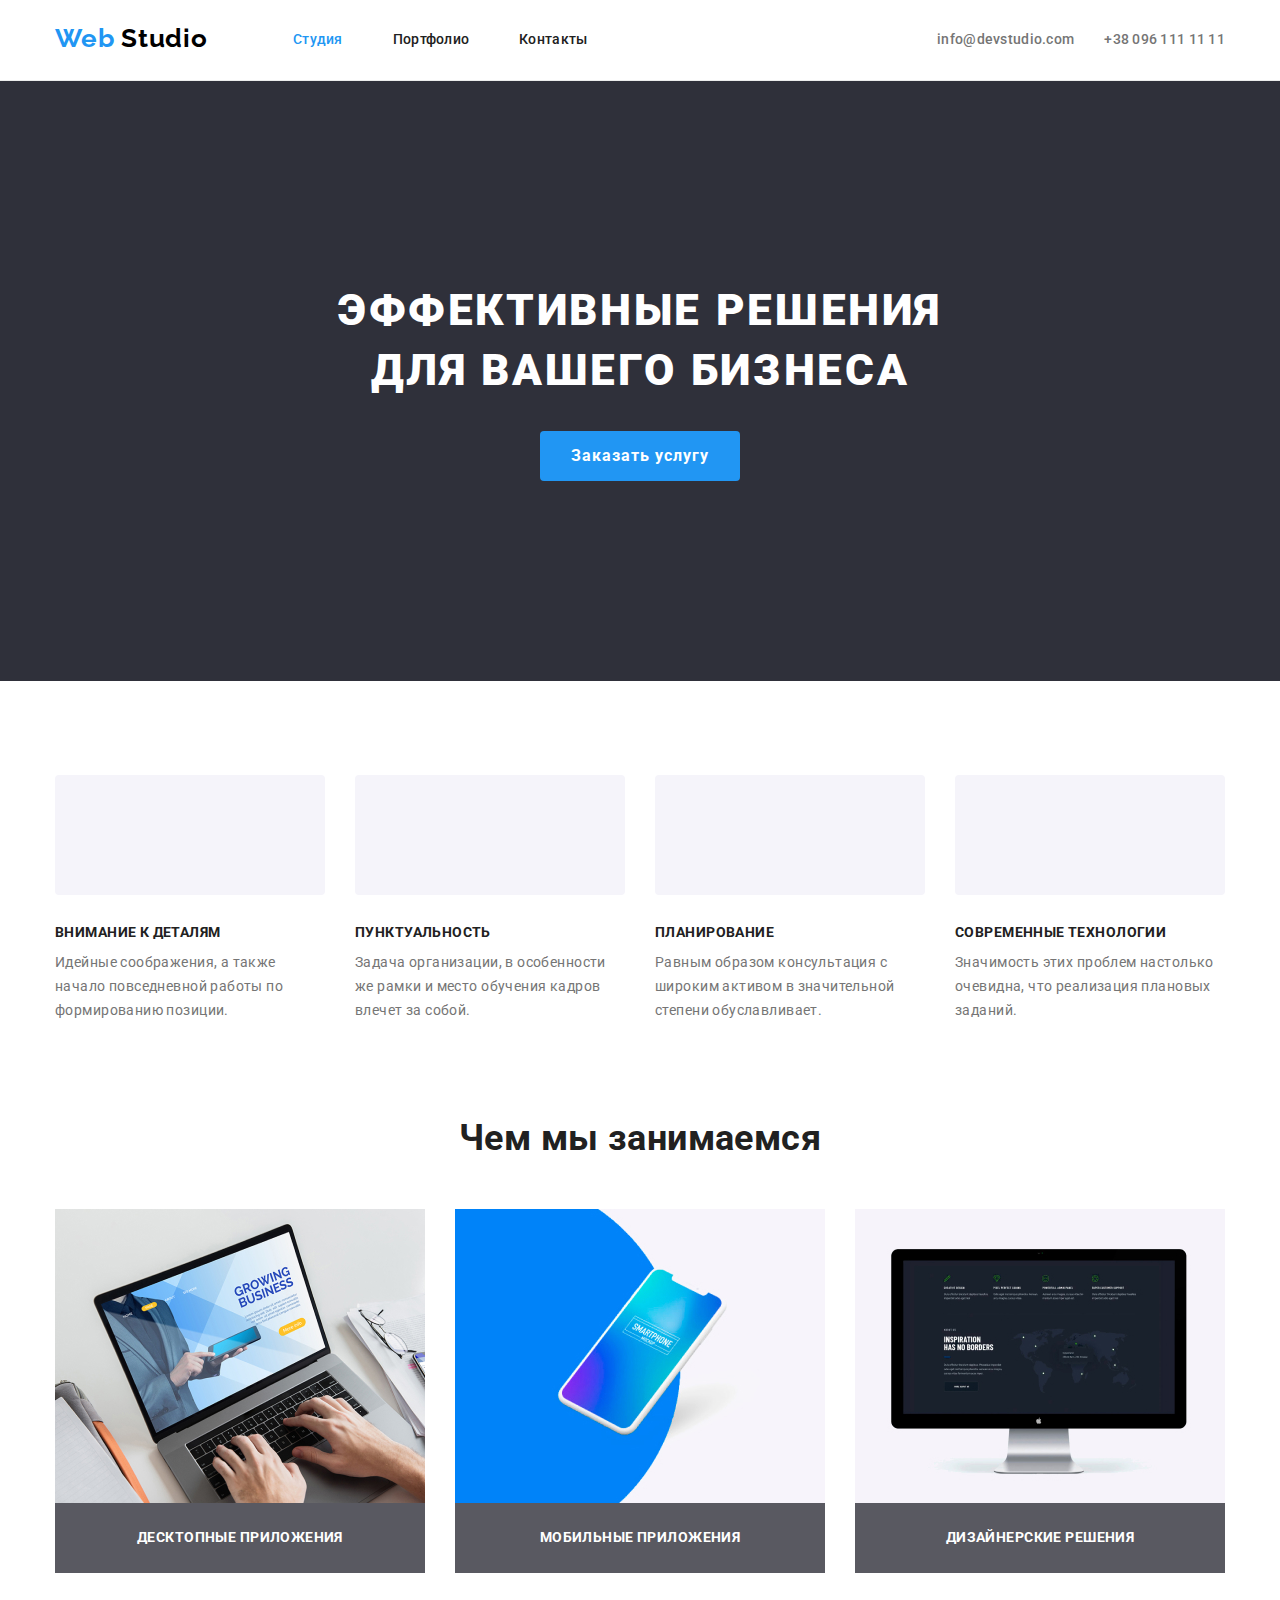
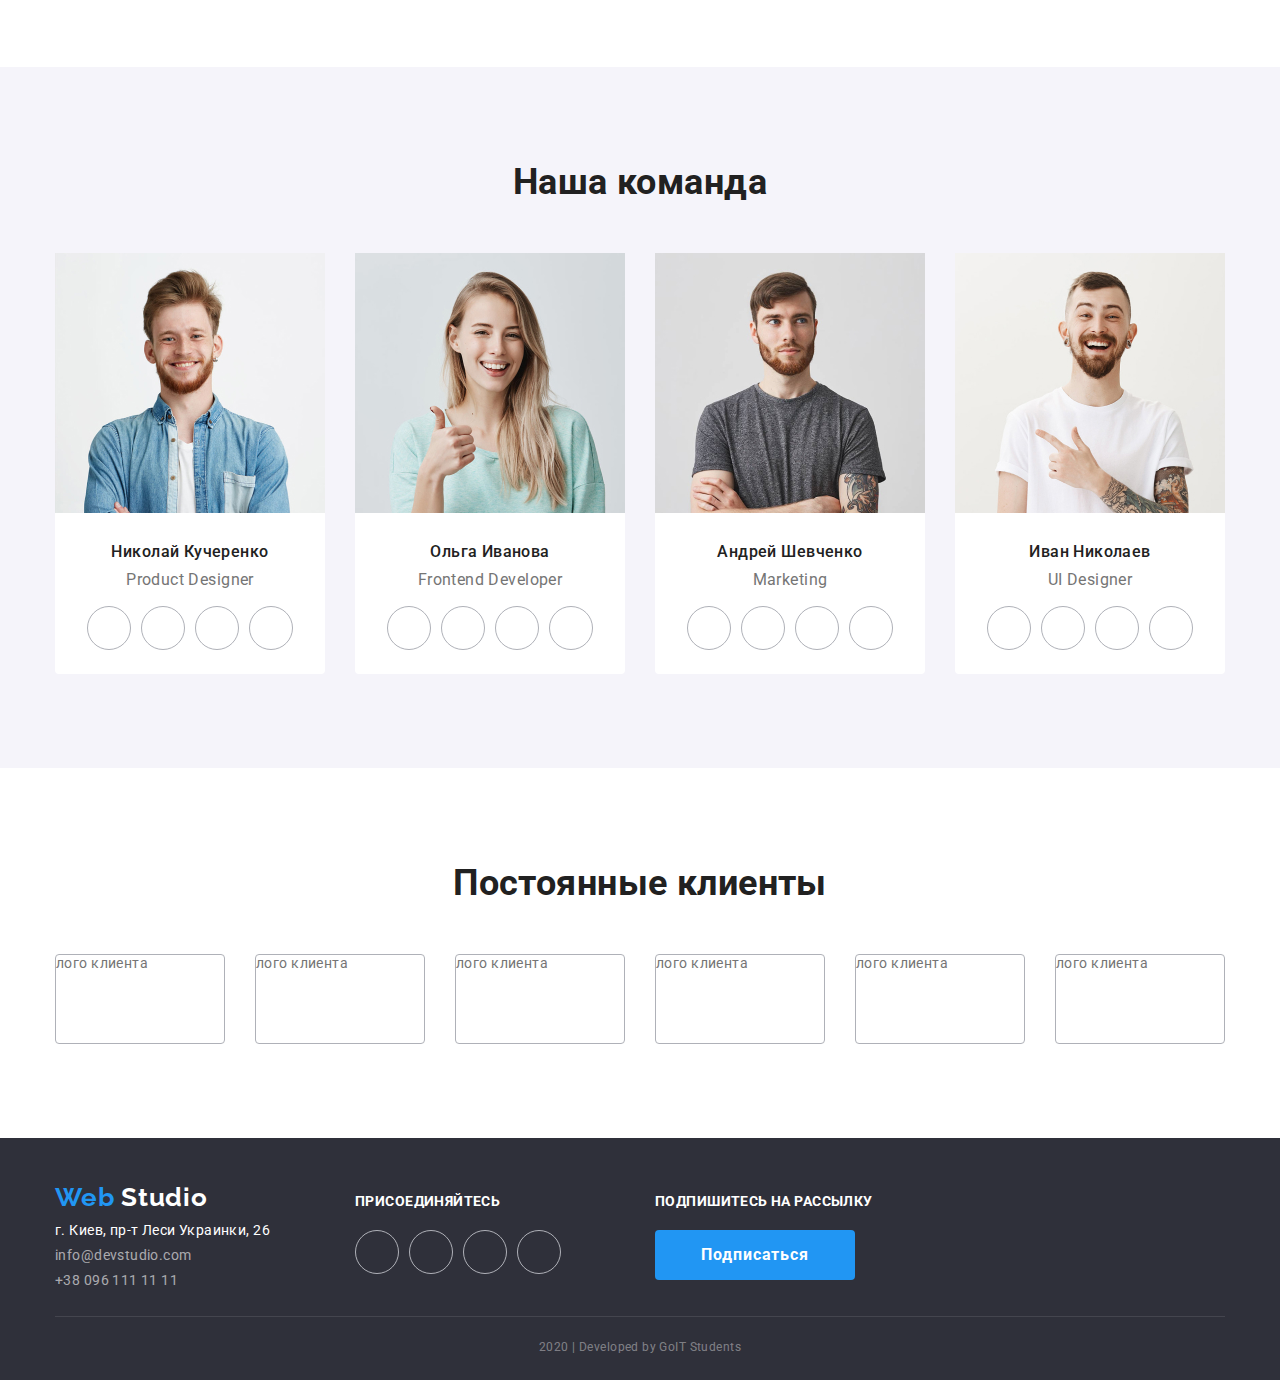
<file: index.html>
<!DOCTYPE html>
<html lang="ru">
  <head>
    <meta charset="UTF-8" />
    <meta name="viewport" content="width=device-width, initial-scale=1.0" />
    <title>Вэб-студия</title>
    <link
      href="https://fonts.googleapis.com/css2?family=Raleway:wght@700&family=Roboto:wght@400;500;700;900&display=swap"
      rel="stylesheet"
    />
    <link
      rel="stylesheet"
      href="https://cdnjs.cloudflare.com/ajax/libs/modern-normalize/0.6.0/modern-normalize.min.css"
    />
    <link rel="stylesheet" href="./css/styles.css" />
  </head>
  <body>
    <!-- Header -->
    <header class="page-header">
      <div class="container">
        <nav class="site-nav">
          <a href="./index.html" class="logo"
            >Web <span class="logo-header">Studio</span></a
          >
          <ul class="site-nav list">
            <li class="item">
              <a href="./index.html" class="link nav current">Студия</a>
            </li>
            <li class="item">
              <a href="./portfolio.html" class="link nav">Портфолио</a>
            </li>
            <li class="item"><a href="" class="link nav">Контакты</a></li>
          </ul>
        </nav>
        <ul class="site-nav contacts list">
          <li class="contacts-item">
            <a href="mailto:info@devstudio.com" class="link"
              >info@devstudio.com</a
            >
          </li>
          <li class="contacts-item">
            <a href="tel:+380961111111" class="link">+38 096 111 11 11</a>
          </li>
        </ul>
      </div>
    </header>
    <main>
      <!-- Hero -->
      <section class="hero">
        <h1 class="hero-title">Эффективные решения для вашего бизнеса</h1>
        <a href="" class="link button">Заказать услугу</a>
      </section>
      <!-- Features -->
      <section class="features section">
        <h2 class="hidden section-title">Наши преимущества</h2>
        <ul class="list container">
          <li class="item">
            <div class="pic-block"></div>
            <h3 class="title">Внимание к деталям</h3>
            <p class="text">
              Идейные соображения, а также начало повседневной работы по
              формированию позиции.
            </p>
          </li>
          <li class="item">
            <div class="pic-block"></div>
            <h3 class="title">Пунктуальность</h3>
            <p class="text">
              Задача организации, в особенности же рамки и место обучения кадров
              влечет за собой.
            </p>
          </li>
          <li class="item">
            <div class="pic-block"></div>
            <h3 class="title">Планирование</h3>
            <p class="text">
              Равным образом консультация с широким активом в значительной
              степени обуславливает.
            </p>
          </li>
          <li class="item">
            <div class="pic-block"></div>
            <h3 class="title">Современные технологии</h3>
            <p class="text">
              Значимость этих проблем настолько очевидна, что реализация
              плановых заданий.
            </p>
          </li>
        </ul>
      </section>
      <!-- Benefits -->
      <section class="benefits section">
        <h2 class="section-title">Чем мы занимаемся</h2>
        <ul class="list container">
          <li class="item">
            <img
              src="./images/desktop-apps-image.jpg"
              alt="ноутбук"
              width="370"
              height="294"
            />
            <h3 class="benefits-subtitle">Десктопные приложения</h3>
          </li>
          <li class="item">
            <img
              src="./images/mobile-apps-image.jpg"
              alt="смартфон"
              width="370"
              height="294"
            />
            <h3 class="benefits-subtitle">Мобильные приложения</h3>
          </li>
          <li class="item">
            <img
              src="./images/design-solutions-image.jpg"
              alt="монитор"
              width="370"
              height="294"
            />
            <h3 class="benefits-subtitle">Дизайнерские решения</h3>
          </li>
        </ul>
      </section>
      <!-- Team -->
      <section class="team section">
        <h2 class="section-title">Наша команда</h2>
        <ul class="list container">
          <li class="item">
            <img
              src="./images/team-photos/john-smith.jpg"
              alt=""
              width="270"
              height="260"
              class="photo"
            />
            <h3 class="title name">Николай Кучеренко</h3>
            <p lang="en" class="profession">Product Designer</p>
            <ul class="socials list">
              <li class="socials-item">
                <a href="" aria-label="ссылка на Instagram" class="link"
                  ><div class="icon-block"></div
                ></a>
              </li>
              <li class="socials-item">
                <a href="" aria-label="ссылка на Twitter" class="link"
                  ><div class="icon-block"></div
                ></a>
              </li>
              <li class="socials-item">
                <a href="" aria-label="ссылка на Facebook" class="link"
                  ><div class="icon-block"></div
                ></a>
              </li>
              <li class="socials-item">
                <a href="" aria-label="ссылка на LinkedIn" class="link"
                  ><div class="icon-block"></div
                ></a>
              </li>
            </ul>
          </li>
          <li class="item">
            <img
              src="./images/team-photos/marta-stewart.jpg"
              alt=""
              width="270"
              height="260"
              class="photo"
            />
            <h3 class="title name">Ольга Иванова</h3>
            <p lang="en" class="profession">Frontend Developer</p>
            <ul class="socials list">
              <li class="socials-item">
                <a href="" aria-label="ссылка на Instagram" class="link"
                  ><div class="icon-block"></div
                ></a>
              </li>
              <li class="socials-item">
                <a href="" aria-label="ссылка на Twitter" class="link"
                  ><div class="icon-block"></div
                ></a>
              </li>
              <li class="socials-item">
                <a href="" aria-label="ссылка на Facebook" class="link"
                  ><div class="icon-block"></div
                ></a>
              </li>
              <li class="socials-item">
                <a href="" aria-label="ссылка на LinkedIn" class="link"
                  ><div class="icon-block"></div
                ></a>
              </li>
            </ul>
          </li>
          <li class="item">
            <img
              src="./images/team-photos/robert-jakis.jpg"
              alt=""
              width="270"
              height="260"
              class="photo"
            />
            <h3 class="title name">Андрей Шевченко</h3>
            <p lang="en" class="profession">Marketing</p>
            <ul class="socials list">
              <li class="socials-item">
                <a href="" aria-label="ссылка на Instagram" class="link"
                  ><div class="icon-block"></div
                ></a>
              </li>
              <li class="socials-item">
                <a href="" aria-label="ссылка на Twitter" class="link"
                  ><div class="icon-block"></div
                ></a>
              </li>
              <li class="socials-item">
                <a href="" aria-label="ссылка на Facebook" class="link"
                  ><div class="icon-block"></div
                ></a>
              </li>
              <li class="socials-item">
                <a href="" aria-label="ссылка на LinkedIn" class="link"
                  ><div class="icon-block"></div
                ></a>
              </li>
            </ul>
          </li>
          <li class="item">
            <img
              src="./images/team-photos/martin-doe.jpg"
              alt=""
              width="270"
              height="260"
              class="photo"
            />
            <h3 class="title name">Иван Николаев</h3>
            <p lang="en" class="profession">UI Designer</p>
            <ul class="socials list">
              <li class="socials-item">
                <a href="" aria-label="ссылка на Instagram" class="link"
                  ><div class="icon-block"></div
                ></a>
              </li>
              <li class="socials-item">
                <a href="" aria-label="ссылка на Twitter" class="link"
                  ><div class="icon-block"></div
                ></a>
              </li>
              <li class="socials-item">
                <a href="" aria-label="ссылка на Facebook" class="link"
                  ><div class="icon-block"></div
                ></a>
              </li>
              <li class="socials-item">
                <a href="" aria-label="ссылка на LinkedIn" class="link"
                  ><div class="icon-block"></div
                ></a>
              </li>
            </ul>
          </li>
        </ul>
      </section>
      <!-- Список клиентов -->
      <section class="clients section">
        <h2 class="section-title">Постоянные клиенты</h2>
        <ul class="list container">
          <li class="item">
            <a
              href=""
              aria-label="ссылка на сайт клиента"
              class="link logo-block"
              >лого клиента</a
            >
          </li>
          <li class="item">
            <a
              href=""
              aria-label="ссылка на сайт клиента"
              class="link logo-block"
              >лого клиента</a
            >
          </li>
          <li class="item">
            <a
              href=""
              aria-label="ссылка на сайт клиента"
              class="link logo-block"
              >лого клиента</a
            >
          </li>
          <li class="item">
            <a
              href=""
              aria-label="ссылка на сайт клиента"
              class="link logo-block"
              >лого клиента</a
            >
          </li>
          <li class="item">
            <a
              href=""
              aria-label="ссылка на сайт клиента"
              class="link logo-block"
              >лого клиента</a
            >
          </li>
          <li class="item">
            <a
              href=""
              aria-label="ссылка на сайт клиента"
              class="link logo-block"
              >лого клиента</a
            >
          </li>
        </ul>
      </section>
    </main>
    <!-- Футер -->
    <footer class="footer">
      <div class="container">
        <address class="address-block">
          <a href="./index.html" class="logo"
            >Web <span class="logo-footer">Studio</span></a
          >
          <p class="address">г. Киев, пр-т Леси Украинки, 26</p>
          <ul class="footer-contacts list">
            <li class="item">
              <a href="mailto:info@devstudio.com" class="link"
                >info@devstudio.com</a
              >
            </li>
            <li class="item">
              <a href="tel:+380961111111" class="link">+38 096 111 11 11</a>
            </li>
          </ul>
        </address>
        <div class="slogan-block">
          <!-- Призыв -->
          <b class="slogan">присоединяйтесь</b>
          <ul class="socials list">
            <li class="socials-item">
              <a href="" aria-label="ссылка на Instagram" class="link">
                <div class="icon-block"></div>
              </a>
            </li>
            <li class="socials-item">
              <a href="" aria-label="ссылка на Twitter" class="link">
                <div class="icon-block"></div>
              </a>
            </li>
            <li class="socials-item">
              <a href="" aria-label="ссылка на Facebook" class="link">
                <div class="icon-block"></div>
              </a>
            </li>
            <li class="socials-item">
              <a href="" aria-label="ссылка на LinkedIn" class="link">
                <div class="icon-block"></div>
              </a>
            </li>
          </ul>
        </div>
        <div>
          <!-- Призыв -->
          <b class="slogan">Подпишитесь на рассылку</b>
          <!-- Форма подписки (пока не размечаем) -->
          <button type="button" class="button">Подписаться</button>
        </div>
      </div>
      <p lang="en" class="copyright">2020 | Developed by GoIT Students</p>
    </footer>
  </body>
</html>
</file>
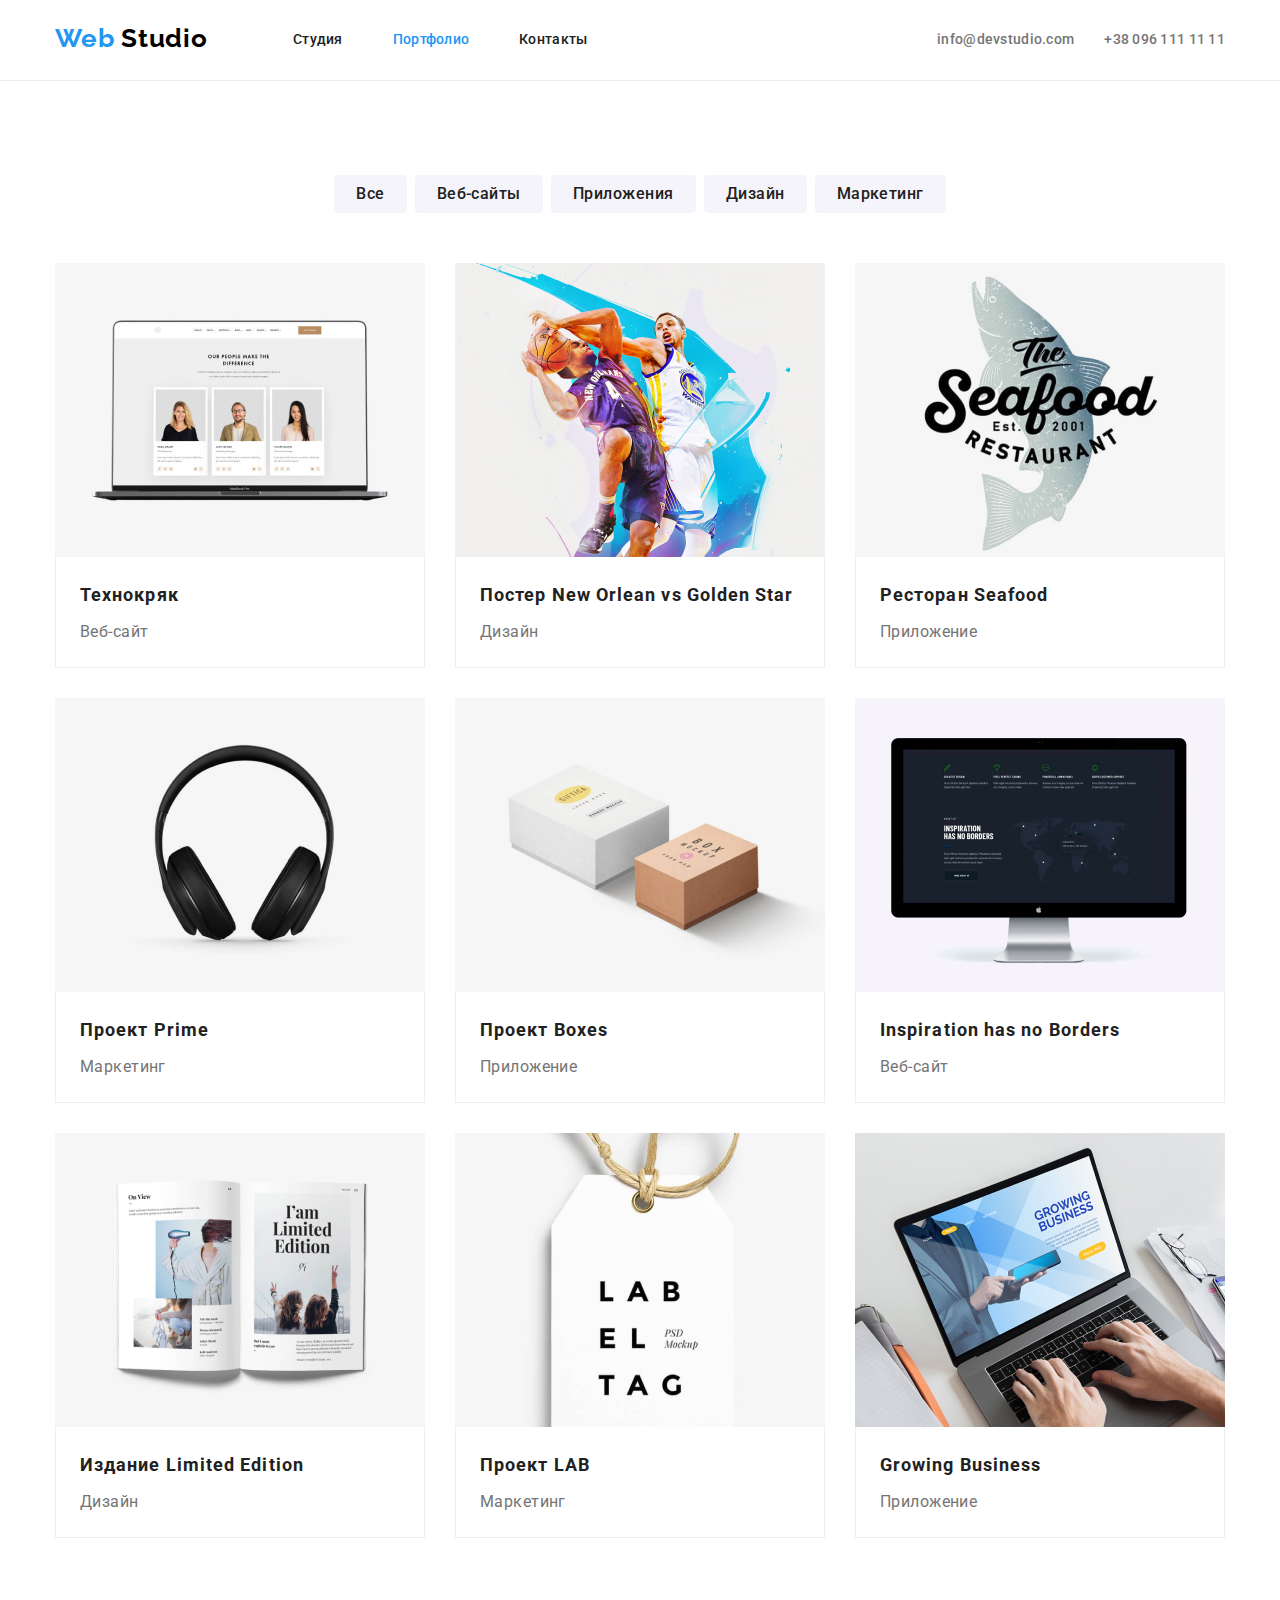
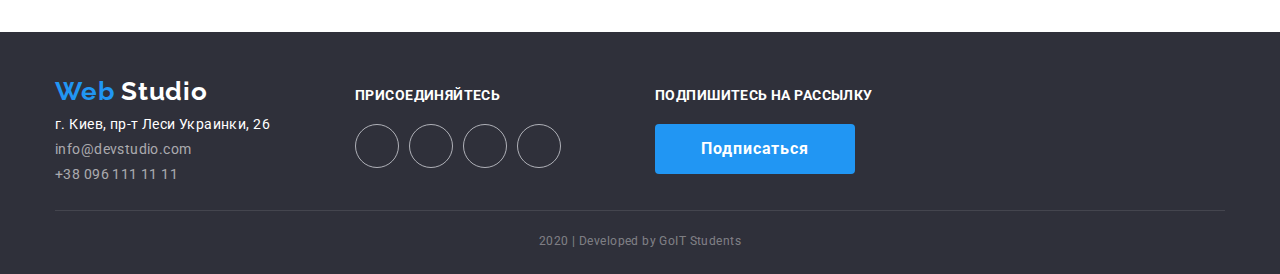
<file: portfolio.html>
<!DOCTYPE html>
<html lang="ru">
  <head>
    <meta charset="UTF-8" />
    <meta name="viewport" content="width=device-width, initial-scale=1.0" />
    <title>Портфолио</title>
    <link
      href="https://fonts.googleapis.com/css2?family=Raleway:wght@700&family=Roboto:wght@400;500;700;900&display=swap"
      rel="stylesheet"
    />
    <link
      rel="stylesheet"
      href="https://cdnjs.cloudflare.com/ajax/libs/modern-normalize/0.6.0/modern-normalize.min.css"
    />
    <link rel="stylesheet" href="./css/styles.css" />
  </head>

  <body>
    <!-- Шапка страницы -->
    <header class="page-header">
      <div class="container">
        <nav class="site-nav">
          <a href="./index.html" class="logo"
            >Web <span class="logo-header">Studio</span></a
          >
          <ul class="site-nav list">
            <li class="item">
              <a href="./index.html" class="link nav">Студия</a>
            </li>
            <li class="item">
              <a href="./portfolio.html" class="link nav current">Портфолио</a>
            </li>
            <li class="item"><a href="" class="link nav">Контакты</a></li>
          </ul>
        </nav>
        <ul class="site-nav contacts list">
          <li class="contacts-item">
            <a href="mailto:info@devstudio.com" class="link"
              >info@devstudio.com</a
            >
          </li>
          <li class="contacts-item">
            <a href="tel:+380961111111" class="link">+38 096 111 11 11</a>
          </li>
        </ul>
      </div>
    </header>
    <main>
      <section class="section">
        <h1 class="hidden section-title">Портфолио</h1>
        <div class="container filter">
          <button type="button" class="filter-item">Все</button>
          <button type="button" class="filter-item">Веб-сайты</button>
          <button type="button" class="filter-item">Приложения</button>
          <button type="button" class="filter-item">Дизайн</button>
          <button type="button" class="filter-item">Маркетинг</button>
        </div>

        <ul class="works list container">
          <li class="works-card">
            <a href="" class="link">
              <img
                src="./images/projects/tehnokryak.jpg"
                alt="Страница сайта"
                width="370"
                height="294"
              />
              <div class="content-box">
                <h2 class="title">Технокряк</h2>
                <p class="category">Веб-сайт</p>
              </div>
              <p class="desc">
                Технокряк это современная площадка распространения коронавируса.
                Компании используют эту платформу для цифрового шпионажа и атак
                на защищённые сервера конкурентов.
              </p>
            </a>
          </li>
          <li class="works-card">
            <a href="" class="link">
              <img
                src="./images/projects/new-orlean.jpg"
                alt="Постер с баскетболистами"
                width="370"
                height="294"
              />
              <div class="content-box">
                <h2 class="title">Постер New Orlean vs Golden Star</h2>
                <p class="category">Дизайн</p>
              </div>
              <p class="desc">
                Технокряк это современная площадка распространения коронавируса.
                Компании используют эту платформу для цифрового шпионажа и атак
                на защищённые сервера конкурентов.
              </p>
            </a>
          </li>
          <li class="works-card">
            <a href="" class="link">
              <img
                src="./images/projects/seafood.jpg"
                alt="Логотип ресторана"
                width="370"
                height="294"
              />
              <div class="content-box">
                <h2 class="title">Ресторан Seafood</h2>
                <p class="category">Приложение</p>
              </div>
              <p class="desc">
                Технокряк это современная площадка распространения коронавируса.
                Компании используют эту платформу для цифрового шпионажа и атак
                на защищённые сервера конкурентов.
              </p>
            </a>
          </li>
          <li class="works-card">
            <a href="" class="link">
              <img
                src="./images/projects/prime.jpg"
                alt="Наушники"
                width="370"
                height="294"
              />
              <div class="content-box">
                <h2 class="title">Проект Prime</h2>
                <p class="category">Маркетинг</p>
              </div>
              <p class="desc">
                Технокряк это современная площадка распространения коронавируса.
                Компании используют эту платформу для цифрового шпионажа и атак
                на защищённые сервера конкурентов.
              </p>
            </a>
          </li>
          <li class="works-card">
            <a href="" class="link">
              <img
                src="./images/projects/boxes.jpg"
                alt="Коробки"
                width="370"
                height="294"
              />
              <div class="content-box">
                <h2 class="title">Проект Boxes</h2>
                <p class="category">Приложение</p>
              </div>
              <p class="desc">
                Технокряк это современная площадка распространения коронавируса.
                Компании используют эту платформу для цифрового шпионажа и атак
                на защищённые сервера конкурентов.
              </p>
            </a>
          </li>
          <li class="works-card">
            <a href="" class="link">
              <img
                src="./images/projects/inspiration.jpg"
                alt="Монитор"
                width="370"
                height="294"
              />
              <div class="content-box">
                <h2 class="title">Inspiration has no Borders</h2>
                <p class="category">Веб-сайт</p>
              </div>
              <p class="desc">
                Технокряк это современная площадка распространения коронавируса.
                Компании используют эту платформу для цифрового шпионажа и атак
                на защищённые сервера конкурентов.
              </p>
            </a>
          </li>
          <li class="works-card">
            <a href="" class="link">
              <img
                src="./images/projects/limited-edition.jpg"
                alt="Журнал"
                width="370"
                height="294"
              />
              <div class="content-box">
                <h2 class="title">Издание Limited Edition</h2>
                <p class="category">Дизайн</p>
              </div>
              <p class="desc">
                Технокряк это современная площадка распространения коронавируса.
                Компании используют эту платформу для цифрового шпионажа и атак
                на защищённые сервера конкурентов.
              </p>
            </a>
          </li>
          <li class="works-card">
            <a href="" class="link">
              <img
                src="./images/projects/lab.jpg"
                alt="Бирка"
                width="370"
                height="294"
              />
              <div class="content-box">
                <h2 class="title">Проект LAB</h2>
                <p class="category">Маркетинг</p>
              </div>
              <p class="desc">
                Технокряк это современная площадка распространения коронавируса.
                Компании используют эту платформу для цифрового шпионажа и атак
                на защищённые сервера конкурентов.
              </p>
            </a>
          </li>
          <li class="works-card">
            <a href="" class="link">
              <img
                src="./images/projects/growing-business.jpg"
                alt="Ноутбук"
                width="370"
                height="294"
              />
              <div class="content-box">
                <h2 class="title">Growing Business</h2>
                <p class="category">Приложение</p>
              </div>
              <p class="desc">
                Технокряк это современная площадка распространения коронавируса.
                Компании используют эту платформу для цифрового шпионажа и атак
                на защищённые сервера конкурентов.
              </p>
            </a>
          </li>
        </ul>
      </section>
    </main>
    <!-- Футер -->
    <footer class="footer">
      <div class="container">
        <address class="address-block">
          <a href="./index.html" class="logo"
            >Web <span class="logo-footer">Studio</span></a
          >
          <p class="address">г. Киев, пр-т Леси Украинки, 26</p>
          <ul class="footer-contacts list">
            <li class="item">
              <a href="mailto:info@devstudio.com" class="link"
                >info@devstudio.com</a
              >
            </li>
            <li class="item">
              <a href="tel:+380961111111" class="link">+38 096 111 11 11</a>
            </li>
          </ul>
        </address>
        <div class="slogan-block">
          <!-- Призыв -->
          <b class="slogan">присоединяйтесь</b>
          <ul class="socials list">
            <li class="socials-item">
              <a href="" aria-label="ссылка на Instagram" class="link">
                <div class="icon-block"></div>
              </a>
            </li>
            <li class="socials-item">
              <a href="" aria-label="ссылка на Twitter" class="link">
                <div class="icon-block"></div>
              </a>
            </li>
            <li class="socials-item">
              <a href="" aria-label="ссылка на Facebook" class="link">
                <div class="icon-block"></div>
              </a>
            </li>
            <li class="socials-item">
              <a href="" aria-label="ссылка на LinkedIn" class="link">
                <div class="icon-block"></div>
              </a>
            </li>
          </ul>
        </div>
        <div>
          <!-- Призыв -->
          <b class="slogan">Подпишитесь на рассылку</b>
          <!-- Форма подписки (пока не размечаем) -->
          <button type="button" class="button">Подписаться</button>
        </div>
      </div>
      <p lang="en" class="copyright">2020 | Developed by GoIT Students</p>
    </footer>
  </body>
</html>
</file>
<file: css/styles.css>
/* Нормализация по задаче от ментора*/
html {
  box-sizing: border-box;
}

*,
*::before,
*::after {
  box-sizing: inherit;
}

img {
  display: block;
  max-width: 100%;
  height: auto;
}

p {
  margin-top: 0px;
  margin-bottom: 0;
}

address {
  font-style: normal;
}

/* основной цвет текста #757575; */
/* цвет текста заголовков #212121; */
/* белый #ffffff; */
/* цвет для ховера - акцент#2196f3; */
/* вторичный цвет фона #f5f4fa; */
/* цвет фона футера #2F303A; */
/* вторичный цвет текста футера rgba(255, 255, 255, 0.6); */
/* дополнительный цвет фона элементов rgba(47, 48, 58, 0.8);*/

:root {
  --primary-text-color: #757575;
  --title-text-color: #212121;
  --accent-color: #2196f3;
  --primary-white-color: #ffffff;
  --secondary-bg-color: #f5f4fa;
  --footer-bg-color: #2f303a;
  --border-icon-color: #afb1b8;
}

body {
  margin: 0;
  background-color: var(--primary-white-color);
  color: var(--primary-text-color);

  font-family: Roboto, sans-serif;
  letter-spacing: 0.03em;
  font-size: 14px;
}

/* сбрасываю стили спискам, заголовкам и ссылкам*/
.list {
  padding: 0;
  margin: 0;
  list-style: none;
}

.link {
  text-decoration: none;
}

.link:visited {
  color: inherit;
}

h1,
h2,
h3,
h4,
h5,
h6 {
  margin: 0;
  padding: 0;
}

/*Задаю всем заголовкам цвет*/
.title {
  color: var(--title-text-color);
}

/* Logo */
.logo {
  display: block;
  width: 153px;
  height: 31px;

  color: var(--accent-color);

  font-family: Raleway, sans-serif;
  font-weight: 700;
  font-size: 26px;
  letter-spacing: 0.03em;
  text-decoration: none;
}

.logo-header {
  color: #000000;
}

.logo-footer {
  color: var(--primary-white-color);
}

/* Header */
.page-header {
  border-bottom: 1px solid #ececec;
}

.container {
  display: flex;
  width: 1200px;
  padding-left: 15px;
  padding-right: 15px;
  margin-left: auto;
  margin-right: auto;
}

.site-nav {
  display: flex;
  align-items: center;
}

.site-nav > .logo {
  margin-right: 85px;
}

.site-nav .item + .item {
  margin-left: 50px;
}

.site-nav .link {
  display: block;
  padding-bottom: 32px;
  padding-top: 32px;

  font-weight: 500;
  font-size: 14px;
  line-height: 1.14;
  letter-spacing: 0.02em;
}

.site-nav .link:hover,
.site-nav .link:focus {
  color: var(--accent-color);
}

.site-nav .nav {
  color: var(--title-text-color);
}

.site-nav .nav.current {
  color: var(--accent-color);
}

.site-nav.contacts {
  margin-left: auto;
}

.contacts .contacts-item + .contacts-item {
  margin-left: 30px;
}

.contacts .link {
  color: var(--primary-text-color);
}

/* Hero - bg-color потом заменим на картинку*/
.hero {
  height: 600px;
  padding-top: 200px;
  padding-bottom: 200px;
  background-color: var(--footer-bg-color);
}

.hero-title {
  width: 696px;
  height: 120px;
  margin-left: auto;
  margin-right: auto;
  margin-bottom: 30px;

  color: var(--primary-white-color);

  font-weight: 900;
  font-size: 44px;
  line-height: 1.36;
  text-align: center;
  letter-spacing: 0.06em;
  text-transform: uppercase;
}

.hero .button {
  display: block;
  margin-left: auto;
  margin-right: auto;
  padding-top: 10px;
  padding-bottom: 10px;
}

.hero .button,
.footer .button {
  width: 200px;
  height: 50px;
  border: 0;
  border-radius: 4px;

  background-color: var(--accent-color);
  color: var(--primary-white-color);

  font-size: 16px;
  font-weight: 700;
  line-height: 1.87;
  text-align: center;
  letter-spacing: 0.06em;
}

/* Секции основного контента*/
.section {
  padding-top: 94px;
  padding-bottom: 94px;
}

.list.container {
  justify-content: space-between;
}

/* Features - спрячем пока полностью заголовок секции */
.hidden.section-title {
  display: none;
}

.features .item {
  width: 270px;
}

.features.section {
  padding-bottom: 0;
}

/* задаем фон для будущей картинки*/
.pic-block {
  height: 120px;
  margin-bottom: 30px;
  border-radius: 4px;

  background-color: var(--secondary-bg-color);
}

.features .title {
  margin-bottom: 10px;

  font-weight: 700;
  font-size: 14px;
  line-height: 1.14;
  text-transform: uppercase;
}

.text {
  font-size: 14px;
  line-height: 1.71;
}

/* Benefits */

.section-title {
  margin-bottom: 50px;

  color: var(--title-text-color);

  font-size: 36px;
  font-weight: 700;
  line-height: 1.17;
  text-align: center;
}

/* Позже сделаем эффект накладывания текста с фоном поверх картинки*/
.benefits-subtitle {
  height: 70px;
  display: flex;
  align-items: center;
  justify-content: center;

  color: var(--primary-white-color);
  background-color: rgba(47, 48, 58, 0.8);

  font-size: 14px;
  line-height: 1.14;
  text-align: center;
  text-transform: uppercase;
}

/*Команда*/

.team {
  background-color: var(--secondary-bg-color);
}

.team .item {
  padding-bottom: 24px;
  border-bottom-left-radius: 4px;
  border-bottom-right-radius: 4px;
  background-color: var(--primary-white-color);
}

.photo {
  margin-bottom: 30px;
}

.name,
.profession {
  font-size: 16px;
  text-align: center;
}
.name {
  margin-bottom: 10px;
  font-weight: 500;
}

.profession {
  margin-top: 0;
  margin-bottom: 16px;
}

.socials .link:hover,
.socials .link:focus {
  color: var(--accent-color);
}

.socials {
  display: flex;
  justify-content: center;
}

.socials .socials-item + .socials-item {
  margin-left: 10px;
}

/* Размечаем место для иконок соц-сетей пока без контента*/
.icon-block {
  width: 44px;
  height: 44px;
  border: 1px solid var(--border-icon-color);
  border-radius: 50%;
}

/* Clients*/
/* задаем фон для будущей картинке*/
.logo-block {
  display: block;
  width: 170px;
  height: 90px;
  border: 1px solid var(--border-icon-color);
  border-radius: 4px;
}
.clients .link:hover,
.clients .link:focus {
  color: var(--accent-color);
}

/* Footer */

.footer {
  padding-top: 45px;

  background-color: var(--footer-bg-color);
}
.footer > .container {
  align-items: baseline;

  margin-bottom: 28px;
}

.address-block {
  margin-right: 85px;
}

.slogan-block {
  margin-right: 94px;
}

.address {
  margin-top: 8px;
  margin-bottom: 9px;

  color: var(--primary-white-color);

  font-weight: 400;
}

.footer-contacts .link {
  color: rgba(255, 255, 255, 0.6);
}

.footer-contacts .item {
  margin-top: 9px;
}

.slogan {
  display: block;
  margin-bottom: 20px;

  color: var(--primary-white-color);

  line-height: 1.14;
  text-transform: uppercase;
}

.copyright {
  width: 1170px;
  margin-right: auto;
  margin-left: auto;
  padding-top: 18px;
  padding-bottom: 21px;
  border-top: 1px solid rgba(255, 255, 255, 0.1);

  color: rgba(255, 255, 255, 0.4);

  font-size: 12px;
  line-height: 2;
  text-align: center;
}

/*Portfolio*/
.filter {
  margin-bottom: 50px;
  justify-content: center;
}

.filter-item {
  padding: 6px 22px;
  border: 0;
  border-radius: 4px;

  background-color: var(--secondary-bg-color);
  color: var(--title-text-color);

  font-family: Roboto, sans-serif;
  font-weight: 500;
  font-size: 16px;
  line-height: 1.62;
  letter-spacing: 0.03em;
  text-align: center;
}

.filter-item:hover,
.filter-item:focus {
  background-color: var(--accent-color);
  color: var(--primary-white-color);
}

.filter .filter-item + .filter-item {
  margin-left: 8px;
}

/* Оформление списка карточек*/

.works {
  flex-wrap: wrap;
}

.works-card:nth-child(n + 4) {
  margin-top: 30px;
}

.content-box {
  padding-top: 20px;
  padding-bottom: 20px;
  padding-right: 24px;
  padding-left: 24px;

  border-bottom: 1px solid #eeeeee;
  border-left: 1px solid #eeeeee;
  border-right: 1px solid #eeeeee;
}

.works .title {
  margin-bottom: 4px;

  font-size: 18px;
  line-height: 2;
  letter-spacing: 0.06em;
}

.category {
  font-size: 16px;
  line-height: 1.87;
}

.desc {
  display: none;

  background-color: var(--accent-color);
  color: var(--primary-white-color);

  font-size: 18px;
  line-height: 1.56;
}
</file>
